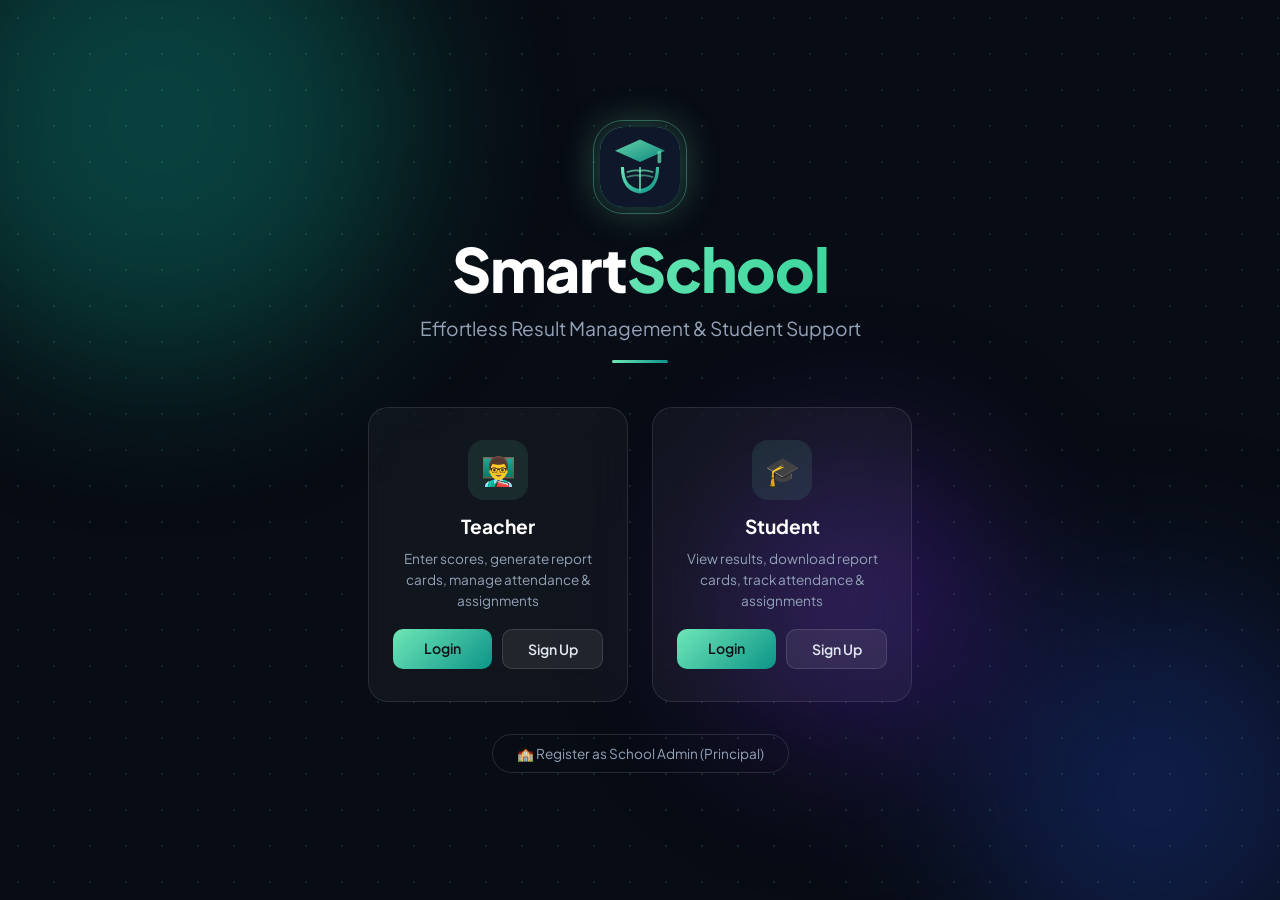
<file: html/index.html>
<!DOCTYPE html>
<html lang="en">
<head>
  <meta charset="UTF-8">
  <meta name="viewport" content="width=device-width, initial-scale=1.0">
  <title>SmartSchool - Home</title>
  <link rel="icon" type="image/svg+xml" href="../assets/images/ss-logo-icon.svg">
  <link rel="preconnect" href="https://fonts.googleapis.com">
  <link href="https://fonts.googleapis.com/css2?family=Plus+Jakarta+Sans:wght@400;500;600;700;800&display=swap" rel="stylesheet">
  <link rel="stylesheet" href="../css/index.css">
</head>
<body>

  <!-- Animated background -->
  <div class="landing-bg">
    <div class="orb orb-1"></div>
    <div class="orb orb-2"></div>
    <div class="orb orb-3"></div>
    <div class="grid-overlay"></div>
  </div>

  <div class="landing-container">

    <!-- Logo -->
    <div class="landing-logo-wrap">
      <img src="../assets/images/ss-logo-icon.svg" alt="SmartSchool" class="landing-logo">
      <div class="landing-logo-ring"></div>
    </div>

    <!-- Hero -->
    <div class="hero">
      <h1 class="hero-title">Smart<span class="hero-accent">School</span></h1>
      <p class="hero-sub">Effortless Result Management &amp; Student Support</p>
      <div class="hero-divider"></div>
    </div>

    <!-- Role cards -->
    <div class="roles">
      <div class="role-card teacher-card">
        <div class="role-icon-wrap"><span class="role-icon">👨‍🏫</span></div>
        <h2>Teacher</h2>
        <p>Enter scores, generate report cards, manage attendance &amp; assignments</p>
        <div class="role-btns">
          <a href="teacher-login.html" class="role-btn primary">Login</a>
          <a href="teacher-signup.html" class="role-btn secondary">Sign Up</a>
        </div>
      </div>

      <div class="role-card student-card">
        <div class="role-icon-wrap"><span class="role-icon">🎓</span></div>
        <h2>Student</h2>
        <p>View results, download report cards, track attendance &amp; assignments</p>
        <div class="role-btns">
          <a href="student-login.html" class="role-btn primary">Login</a>
          <a href="student-signup.html" class="role-btn secondary">Sign Up</a>
        </div>
      </div>
    </div>

    <a href="admin-signup.html" class="admin-link">🏫 Register as School Admin (Principal)</a>

  </div>

</body>
</html>
</file>
<file: css/index.css>
* {
  margin: 0; padding: 0;
  box-sizing: border-box;
  font-family: 'Plus Jakarta Sans', 'Segoe UI', sans-serif;
}

body {
  min-height: 100vh;
  background: #080c14;
  display: flex;
  align-items: center;
  justify-content: center;
  color: #fff;
  overflow: hidden;
}

/* ── Animated background ── */
.landing-bg {
  position: fixed;
  inset: 0;
  z-index: 0;
  overflow: hidden;
}

.orb {
  position: absolute;
  border-radius: 50%;
  filter: blur(80px);
  opacity: 0.45;
  animation: orbFloat linear infinite;
}
.orb-1 {
  width: 520px; height: 520px;
  background: radial-gradient(circle, #0d9488, #064e3b);
  top: -140px; left: -100px;
  animation-duration: 18s;
}
.orb-2 {
  width: 420px; height: 420px;
  background: radial-gradient(circle, #1e40af, #0f172a);
  bottom: -100px; right: -80px;
  animation-duration: 22s;
  animation-delay: -6s;
}
.orb-3 {
  width: 300px; height: 300px;
  background: radial-gradient(circle, #6d28d9, #1e1b4b);
  top: 50%; left: 55%;
  animation-duration: 26s;
  animation-delay: -12s;
}

@keyframes orbFloat {
  0%   { transform: translate(0,0) scale(1); }
  25%  { transform: translate(40px,-30px) scale(1.05); }
  50%  { transform: translate(20px,50px) scale(0.97); }
  75%  { transform: translate(-30px,20px) scale(1.03); }
  100% { transform: translate(0,0) scale(1); }
}

.grid-overlay {
  position: absolute;
  inset: 0;
  background-image: radial-gradient(circle, rgba(110,231,183,0.12) 1px, transparent 1px);
  background-size: 36px 36px;
  animation: gridDrift 60s linear infinite;
}
@keyframes gridDrift {
  from { background-position: 0 0; }
  to   { background-position: 360px 360px; }
}

/* ── Container ── */
.landing-container {
  position: relative;
  z-index: 1;
  width: 100%;
  max-width: 860px;
  padding: 40px 24px;
  text-align: center;
  display: flex;
  flex-direction: column;
  align-items: center;
}

/* ── Logo ── */
.landing-logo-wrap {
  position: relative;
  width: 80px; height: 80px;
  margin-bottom: 28px;
  animation: fadeDown 0.7s ease both;
}
.landing-logo {
  width: 80px; height: 80px;
  background: linear-gradient(135deg, #6ee7b7, #0d9488);
  border-radius: 24px;
  display: flex;
  align-items: center;
  justify-content: center;
  font-size: 36px;
  font-weight: 800;
  color: #0f1117;
  box-shadow: 0 0 40px rgba(110,231,183,0.35);
  position: relative;
  z-index: 1;
}
.landing-logo-ring {
  position: absolute;
  inset: -7px;
  border-radius: 30px;
  border: 1.5px solid rgba(110,231,183,0.35);
  animation: ringPulse 2.5s ease-in-out infinite;
}
@keyframes ringPulse {
  0%, 100% { transform: scale(1);    opacity: 0.5; }
  50%       { transform: scale(1.08); opacity: 1;   }
}

/* ── Hero ── */
.hero { margin-bottom: 44px; animation: fadeDown 0.8s ease 0.1s both; }

.hero-title {
  font-size: clamp(2.4rem, 6vw, 3.8rem);
  font-weight: 800;
  letter-spacing: -1px;
  line-height: 1.1;
  margin-bottom: 14px;
}
.hero-accent {
  background: linear-gradient(135deg, #6ee7b7, #34d399);
  -webkit-background-clip: text;
  -webkit-text-fill-color: transparent;
  background-clip: text;
}
.hero-sub {
  font-size: clamp(1rem, 2.5vw, 1.2rem);
  color: #94a3b8;
  margin-bottom: 20px;
}
.hero-divider {
  width: 56px; height: 3px;
  background: linear-gradient(90deg, #6ee7b7, #0d9488);
  border-radius: 2px;
  margin: 0 auto;
}

/* ── Role cards ── */
.roles {
  display: flex;
  justify-content: center;
  gap: 24px;
  flex-wrap: wrap;
  margin-bottom: 32px;
  width: 100%;
}
.role-card {
  background: rgba(255,255,255,0.04);
  backdrop-filter: blur(20px);
  -webkit-backdrop-filter: blur(20px);
  border: 1px solid rgba(255,255,255,0.1);
  border-radius: 20px;
  padding: 32px 24px;
  width: 260px;
  display: flex;
  flex-direction: column;
  align-items: center;
  gap: 10px;
  transition: transform 0.35s ease, box-shadow 0.35s ease, border-color 0.35s ease;
  animation: fadeUp 0.8s ease both;
}
.teacher-card { animation-delay: 0.2s; }
.student-card  { animation-delay: 0.35s; }
.role-card:hover {
  transform: translateY(-10px);
  border-color: rgba(110,231,183,0.35);
  box-shadow: 0 24px 60px rgba(0,0,0,0.4), 0 0 0 1px rgba(110,231,183,0.12);
}

.role-icon-wrap {
  width: 60px; height: 60px;
  background: rgba(110,231,183,0.1);
  border-radius: 16px;
  display: flex;
  align-items: center;
  justify-content: center;
  margin-bottom: 4px;
  transition: background 0.3s;
}
.role-card:hover .role-icon-wrap { background: rgba(110,231,183,0.18); }
.role-icon { font-size: 28px; }

.role-card h2 { font-size: 1.2rem; font-weight: 700; color: #fff; margin: 0; }
.role-card p  { font-size: 0.85rem; color: #94a3b8; line-height: 1.55; margin: 0; text-align: center; }

.role-btns { display: flex; gap: 10px; margin-top: 8px; width: 100%; }

.role-btn {
  flex: 1;
  padding: 10px 0;
  border-radius: 10px;
  font-size: 0.88rem;
  font-weight: 600;
  text-decoration: none;
  text-align: center;
  transition: all 0.25s ease;
}
.role-btn.primary {
  background: linear-gradient(135deg, #6ee7b7, #0d9488);
  color: #0f1117;
}
.role-btn.primary:hover {
  box-shadow: 0 6px 20px rgba(110,231,183,0.35);
  transform: translateY(-2px);
}
.role-btn.secondary {
  background: rgba(255,255,255,0.07);
  color: #e2e8f0;
  border: 1px solid rgba(255,255,255,0.12);
}
.role-btn.secondary:hover {
  background: rgba(255,255,255,0.13);
  transform: translateY(-2px);
}

/* ── Admin link ── */
.admin-link {
  display: inline-block;
  border: 1px solid rgba(255,255,255,0.12);
  color: #94a3b8;
  font-size: 0.85rem;
  padding: 10px 24px;
  border-radius: 30px;
  text-decoration: none;
  transition: all 0.25s;
  animation: fadeUp 0.8s ease 0.5s both;
}
.admin-link:hover {
  border-color: rgba(110,231,183,0.4);
  color: #6ee7b7;
  background: rgba(110,231,183,0.06);
}

/* ── Animations ── */
@keyframes fadeDown {
  from { opacity: 0; transform: translateY(-20px); }
  to   { opacity: 1; transform: translateY(0); }
}
@keyframes fadeUp {
  from { opacity: 0; transform: translateY(24px); }
  to   { opacity: 1; transform: translateY(0); }
}

/* ── Responsive ── */
@media (max-width: 600px) {
  body { overflow-y: auto; }
  .roles { flex-direction: column; align-items: center; }
  .role-card { width: 100%; max-width: 320px; }
}
</file>
